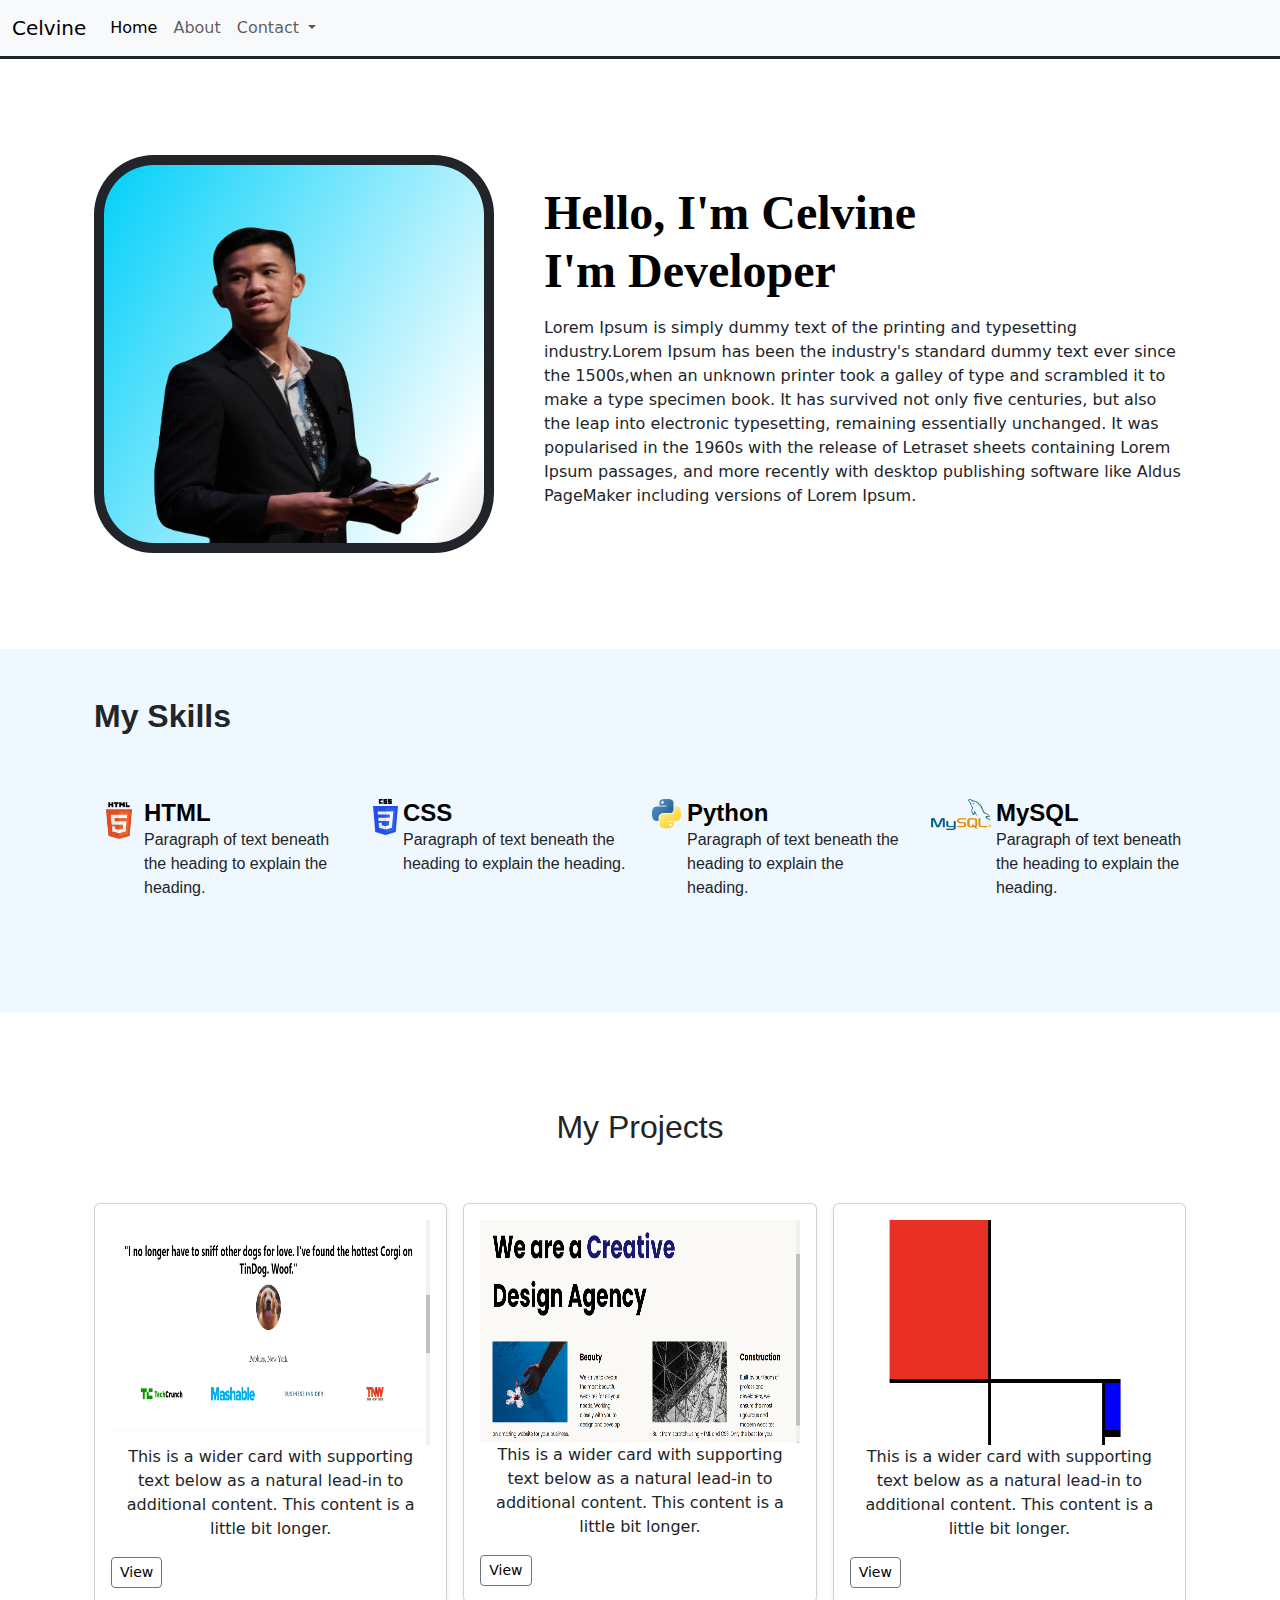
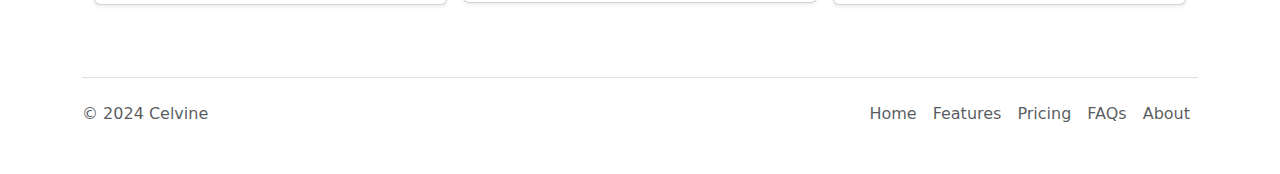
<file: index.html>
<!DOCTYPE html>
<html>
<head>
    <meta charset="utf-8">
    <title>Celvine</title>
    <link href="https://cdn.jsdelivr.net/npm/bootstrap@5.3.3/dist/css/bootstrap.min.css" rel="stylesheet" integrity="sha384-QWTKZyjpPEjISv5WaRU9OFeRpok6YctnYmDr5pNlyT2bRjXh0JMhjY6hW+ALEwIH" crossorigin="anonymous">
    <link rel="stylesheet" href="./style.css"> 
    <link rel="preconnect" href="https://fonts.googleapis.com">
<link rel="preconnect" href="https://fonts.gstatic.com" crossorigin>
<link href="https://fonts.googleapis.com/css2?family=Noto+Serif+Display:ital,wght@0,100..900;1,100..900&display=swap" rel="stylesheet">
<style>
</style>
</head>
<body>
<!--Navbar-->
<section>
<nav class="navbar navbar-expand-lg bg-body-tertiary" style="border-bottom: 3px solid;">
  <div class="container-fluid">
    <a class="navbar-brand" href="#">Celvine</a>
    <button class="navbar-toggler" type="button" data-bs-toggle="collapse" data-bs-target="#navbarSupportedContent" aria-controls="navbarSupportedContent" aria-expanded="false" aria-label="Toggle navigation">
      <span class="navbar-toggler-icon"></span>
    </button>
    <div class="collapse navbar-collapse" id="navbarSupportedContent">
      <ul class="navbar-nav me-auto mb-2 mb-lg-0">
        <li class="nav-item">
          <a class="nav-link active" aria-current="page" href="#">Home</a>
        </li>
        <li class="nav-item">
          <a class="nav-link" href="#">About</a>
        </li>
        <li class="nav-item dropdown">
          <a class="nav-link dropdown-toggle" href="#" role="button" data-bs-toggle="dropdown" aria-expanded="false">
            Contact
          </a>
          <ul class="dropdown-menu">
            <li><a class="dropdown-item" href="#">Action</a></li>
            <li><a class="dropdown-item" href="#">Another action</a></li>
            <li><hr class="dropdown-divider"></li>
            <li><a class="dropdown-item" href="#">Something else here</a></li>
          </ul>
        </li>
      </ul>
    </div>
  </div>
</nav>
</section>
<!--First Section-->
<section>
    <div class="bok container col-xxl-8 px-4 py-5">
        <div class="bok align-items-center g-5 py-5" style="display: flex; flex-direction: row;">     
          <div class="col-sm-8 col-lg-6" style="background-color: solid; width: 450px;">
            <div class="col-sm-8 col-lg-6 gradient-background" style="width: 400px; height: 398px; border: 10px solid; border-radius: 15%;">
              <img src="./IMG_20240228_220935-removebg-preview.png" width="100%" height="100%" class="d-block mx-lg-auto" alt="Bootstrap Themes" loading="lazy;">
            </div>
          </div>
          <div>
            <div class="col-lg-6" style="float: left; width: fit-content;">
             <h1 class="display-5 mb-3" style="color:black; font-family: Georgia, 'Times New Roman', Times, serif; font-weight: bold;" >Hello, I'm Celvine<br/>I'm Developer</h1>
             <p>Lorem Ipsum is simply dummy text of the printing and typesetting industry.Lorem Ipsum has been the industry's standard dummy text ever since the 1500s,when an unknown printer took a galley of type and scrambled it to make a type specimen book. It has survived not only five centuries, but also the leap into electronic typesetting, remaining essentially unchanged. It was popularised in the 1960s with the release of Letraset sheets containing Lorem Ipsum passages, and more recently
               with desktop publishing software like Aldus PageMaker including versions of Lorem Ipsum.</p>
            </div>
        </div>
      </div>
</section>

<!--Second Section-->
<section style="background-color: aliceblue; font-family: Arial, Helvetica, sans-serif">
  <div class="container px-4 py-5" id="icon-grid">
    <h2 class="pb-2" style="font-weight: bolder;">My Skills</h2>

    <div class="row row-cols-1 row-cols-sm-2 row-cols-md-3 row-cols-lg-4 g-4 py-5">
      <div class="col d-flex align-items-start">
        <img src="./nobg/HTML-removebg-preview.png" style="width: 50px;">        
        <div>
          <h3 class="fw-bold mb-0 fs-4 text-body-emphasis"> HTML</h3>
          <p>Paragraph of text beneath the heading to explain the heading.</p>
        </div>
      </div>
      <div class="col d-flex align-items-start">
        <img src="./CSS3_logo_and_wordmark.svg" style="width: 25px; margin-right: 5px;">
        <div>
          <h3 class="fw-bold mb-0 fs-4 text-body-emphasis">  CSS</h3>
          <p>Paragraph of text beneath the heading to explain the heading.</p>
        </div>
      </div>
      <div class="col d-flex align-items-start">
        <img src="./nobg/python-removebg-preview.png" style="width: 30px; margin-right: 5px;">        
        <div>
          <h3 class="fw-bold mb-0 fs-4 text-body-emphasis">     Python</h3>
          <p>Paragraph of text beneath the heading to explain the heading.</p>
        </div>
      </div>
      <div class="col d-flex align-items-start">
        <img src="./nobg/MySQL-removebg-preview.png" style="width: 60px; margin-right: 5px;">        
        <div>
          <h3 class="fw-bold mb-0 fs-4 text-body-emphasis">MySQL</h3>
          <p>Paragraph of text beneath the heading to explain the heading.</p>
        </div>
      </div>
    </div>
  </div>
</section>

<!--Third Section-->
<section class="py-5 text-center container">
    <div class="row py-lg-5">
      <div class="col-lg-6 col-md-8 mx-auto">
        <h2 class="fw-light" style="font-weight: bolder; font-family: Arial, Helvetica, sans-serif;">My Projects</h2>
      </div>
    </div>

  <div class="container">

    <div class="row row-cols-1 row-cols-sm-2 row-cols-md-3 g-3" >
      <div class="col">
        <div class="card shadow-sm">
          <div class="card-body">
            <img src="./Tindog.png" width="100%" height="225" >
            <p class="card-text">This is a wider card with supporting text below as a natural lead-in to additional content. This content is a little bit longer.</p>
            <div class="d-flex justify-content-between align-items-center">
              <div class="btn-group">
                <button type="button" class="btn btn-sm btn-outline-secondary"><a class="link" href="./project/11.3+TinDog+Project (1)/11.3 TinDog Project/index.html">View</a></button>
              </div>
            </div>
          </div>
        </div>
      </div>
      <div class="col">
        <div class="card shadow-sm">
          <div class="card-body">
            <img src="./Design A.png" height="223" width="100%">
            <p class="card-text">This is a wider card with supporting text below as a natural lead-in to additional content. This content is a little bit longer.</p>
            <div class="d-flex justify-content-between align-items-center">
              <div class="btn-group">
                <button type="button" class="btn btn-sm btn-outline-secondary"><a class="link" href="./project/8.4+Web+Design+Agency+Project (1)/8.4 Web Design Agency Project/index.html">View</a></button>
              </div>
            </div>
          </div>
        </div>
      </div>
      <div class="col">
        <div class="card shadow-sm">
          <div class="card-body">
            <img src="./Mondrian.png" width="100%" height="225">
            <p class="card-text">This is a wider card with supporting text below as a natural lead-in to additional content. This content is a little bit longer.</p>
            <div class="d-flex justify-content-between align-items-center">
              <div class="btn-group">
                <button type="button" class="btn btn-sm btn-outline-secondary"><a class="link" href="./project/10.3+Mondrian+Project (1)/10.3 Mondrian Project/index.html" style=>View</a></button>
              </div>
            </div>
          </div>
        </div>
      </div>
    </div>
  </div>
</section>

<!--Footer-->
<section>
  <div class="container">
    <footer class="d-flex flex-wrap justify-content-between align-items-center py-3 my-4 border-top">
      <p class="col-md-4 mb-0 text-body-secondary">© 2024 Celvine</p>
  
      <ul class="nav col-md-4 justify-content-end">
        <li class="nav-item"><a href="#" class="nav-link px-2 text-body-secondary">Home</a></li>
        <li class="nav-item"><a href="#" class="nav-link px-2 text-body-secondary">Features</a></li>
        <li class="nav-item"><a href="#" class="nav-link px-2 text-body-secondary">Pricing</a></li>
        <li class="nav-item"><a href="#" class="nav-link px-2 text-body-secondary">FAQs</a></li>
        <li class="nav-item"><a href="#" class="nav-link px-2 text-body-secondary">About</a></li>
      </ul>
    </footer>
  </div>




</section>


</body>





</html>
</file>
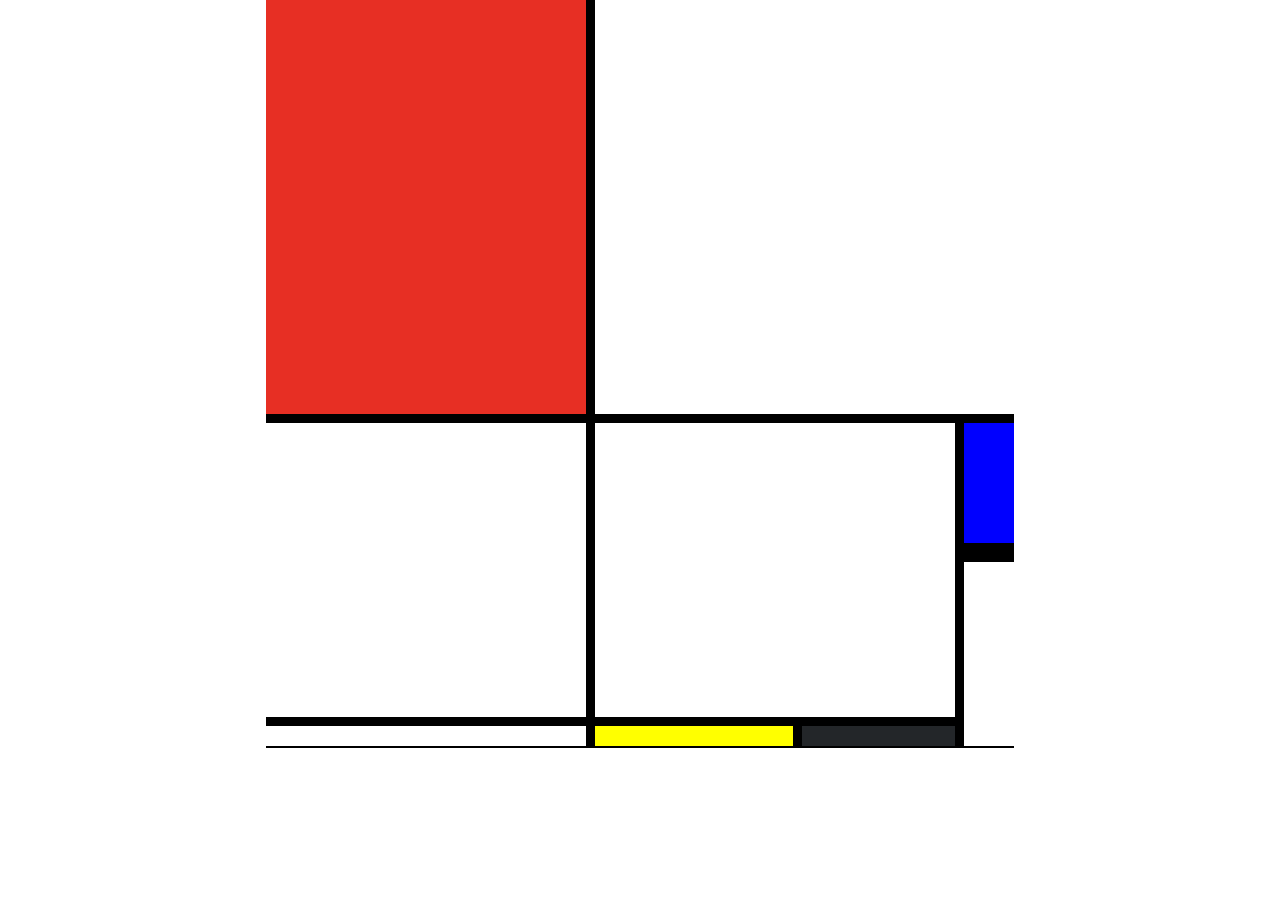
<file: project/10.3+Mondrian+Project (1)/10.3 Mondrian Project/index.html>
<!DOCTYPE html>
<html lang="en">

<head>
  <meta charset="UTF-8">
  <meta name="viewport" content="width=device-width, initial-scale=1.0">
  <title>Mondrian Project</title>
  <style>
    body{
      display: flex;
      justify-content: center;
      align-items: center;
      margin: 0;
      padding: 0;
    }
    .container{
      display: grid;
      height: 748px;
      width: 748px;
      grid-template-columns: 320px 198px 153px 50px  ;
      grid-template-rows: 414px 130px 155px 20px;
      background-color: black;
      gap: 9px;
      
    }
    .item{
        background-color: white;
      }
    .red{
      background-color: #E72F24;
     
    }
    .white1{ 
      background-color: White;
      grid-column: span 3;
    }
    .white2{ 
      background-color: White;
      grid-row: span 2;
    }
    .white3{ 
      background-color: White;
      grid-area: 2/2/4/4;
    }
    .white4{ 
      background-color: White;
      grid-area: span 2;
    }
   
    
    .black{
      background-color: #232629;
    }
    .blue{
      background-color: blue;
      border-bottom: 10px solid;
    
    }
    .yellow{
      background-color: yellow;
    }
    
    /* 
    Write your CSS here 
    Gap Colour: #000
    White: #F0F1EC
    Red: #E72F24
    Black: #232629
    Blue: #004592
    Yellow: #F9D01E

    For dimensions, see dimensions.png image.
    HINT: Remember you can't change the properties of grid lines.
    But grid lines are transparent!
    */
  </style>
</head>

<body>
  <div class="container">
    <div class="red item"></div>
    <div class="white1 item"></div>
    <div class="white2 item"></div>
    <div class="white3 item"></div>

    <div class="item blue"></div>
    <div class="item white4"></div>

    <div class="item"></div>
    <div class="item yellow"></div>
    <div class="item black"></div>


    
  </div>
  <!-- Write your HTML here -->
</body>

</html>
</file>
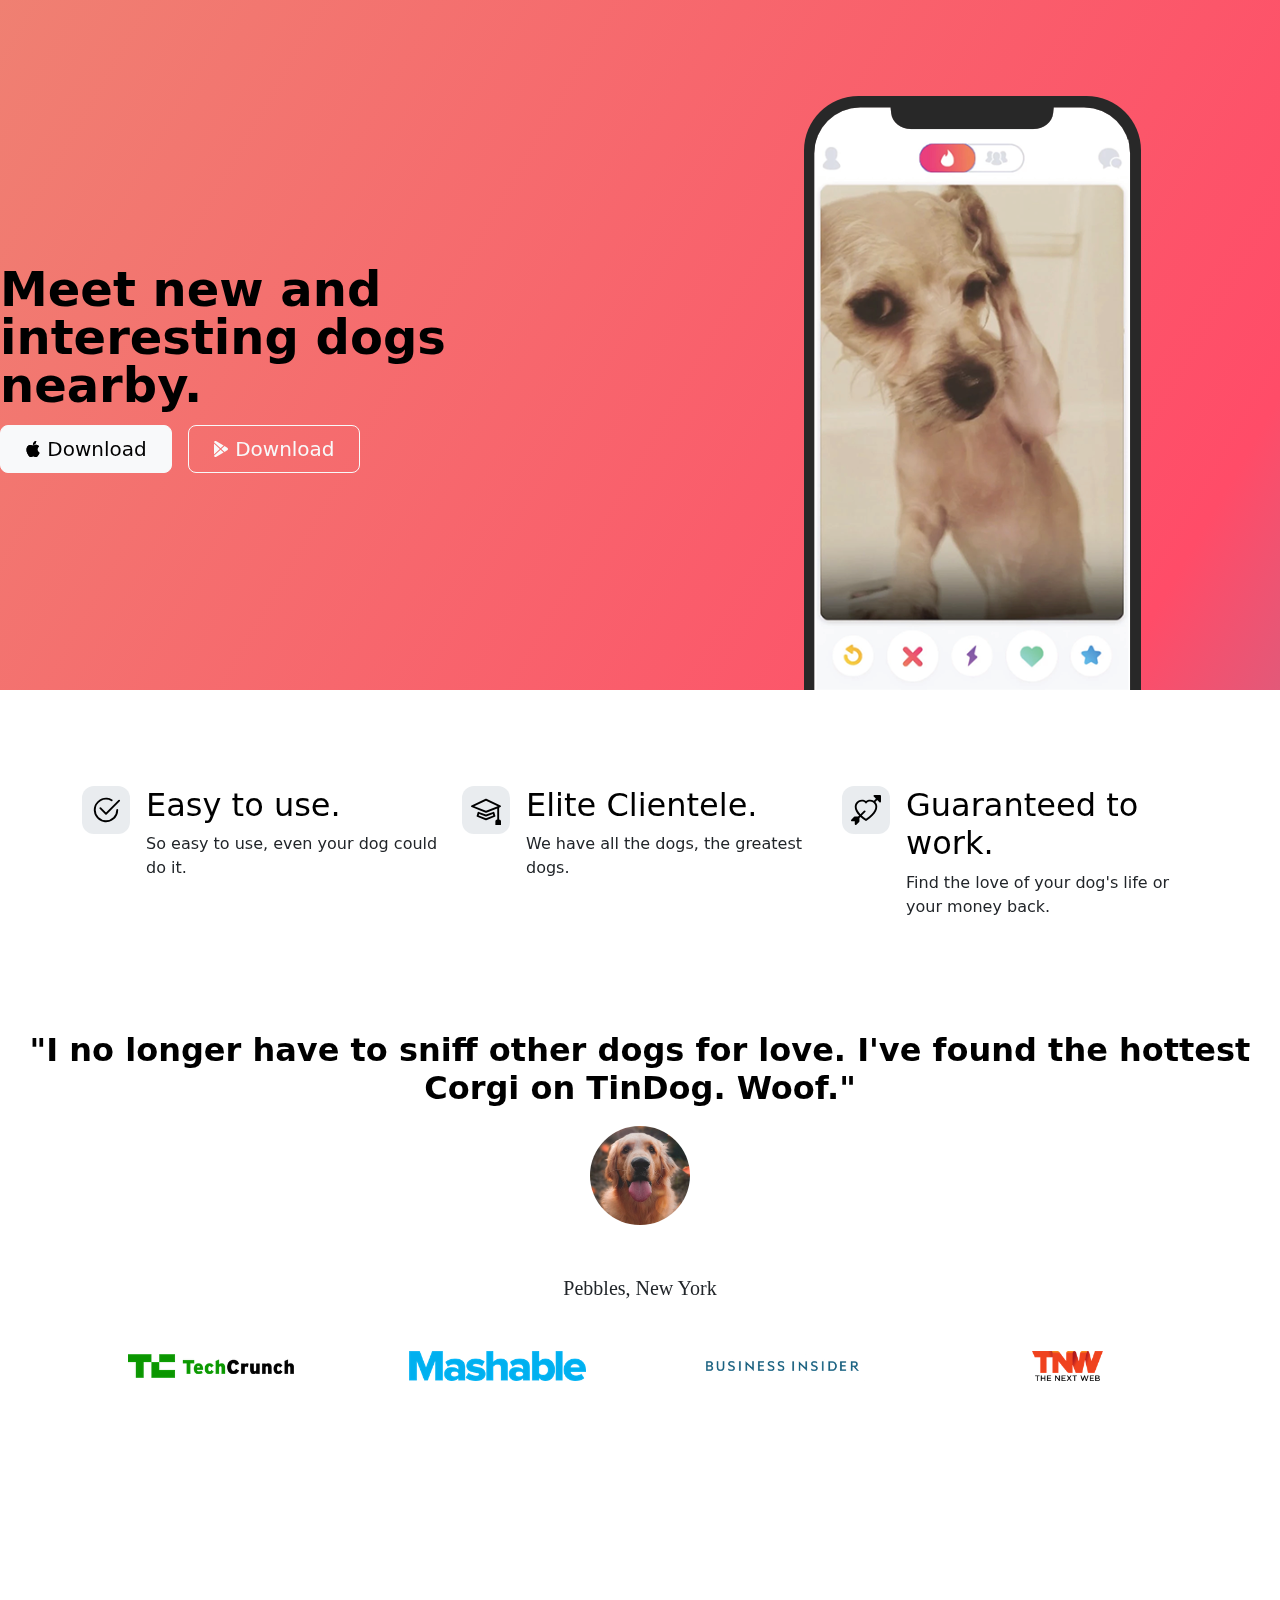
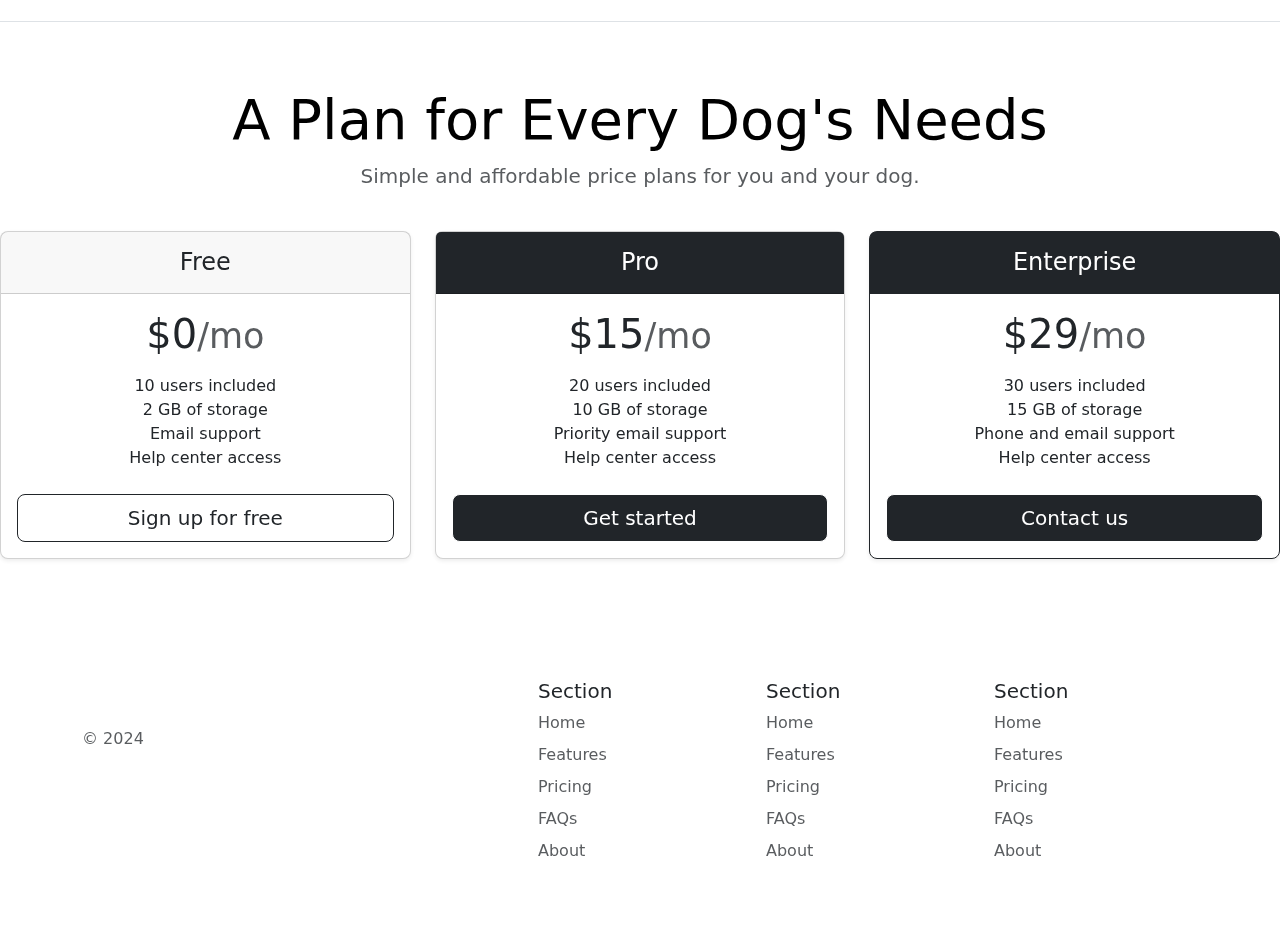
<file: project/11.3+TinDog+Project (1)/11.3 TinDog Project/index.html>
<!DOCTYPE html>
<html lang="en">

<head>
  <meta charset="UTF-8">
  <meta name="viewport" content="width=device-width, initial-scale=1.0">
  <title>TinDog</title>
  <link href="https://cdn.jsdelivr.net/npm/bootstrap@5.3.3/dist/css/bootstrap.min.css" rel="stylesheet" integrity="sha384-QWTKZyjpPEjISv5WaRU9OFeRpok6YctnYmDr5pNlyT2bRjXh0JMhjY6hW+ALEwIH" crossorigin="anonymous">
  <link rel="stylesheet" href="./css/style.css">
</head>

<body>

  <!-- Title -->
  <section id="title" class="gradient-background">
    <div class="row flex-lg-row-reverse align-items-center g-5 pt-5">
      <div class="col-10 col-sm-8 col-lg-6 pt-5">
        <img src="./images/iphone.png " class="d-block mx-lg-auto img-fluid" alt="Bootstrap Themes" height="200" loading="lazy">
      </div>
      <div class="col-lg-6 pl-5 ml-5">
        <h1 class="display-5 fw-bold text-body-emphasis lh-1 mb-3">Meet new and</br>interesting dogs</br>nearby.</h1>
        <div class="d-grid gap-2 d-md-flex justify-content-md-start">
          <button type="button" class="btn btn-light btn-lg px-4 me-md-2"><svg xmlns="http://www.w3.org/2000/svg" width="16" height="16" fill="currentColor"
            class="bi bi-apple mb-1" viewBox="0 0 16 16">
<path
              d="M11.182.008C11.148-.03 9.923.023 8.857 1.18c-1.066 1.156-.902 2.482-.878 2.516.024.034 1.52.087 2.475-1.258.955-1.345.762-2.391.728-2.43Zm3.314 11.733c-.048-.096-2.325-1.234-2.113-3.422.212-2.189 1.675-2.789 1.698-2.854.023-.065-.597-.79-1.254-1.157a3.692 3.692 0 0 0-1.563-.434c-.108-.003-.483-.095-1.254.116-.508.139-1.653.589-1.968.607-.316.018-1.256-.522-2.267-.665-.647-.125-1.333.131-1.824.328-.49.196-1.422.754-2.074 2.237-.652 1.482-.311 3.83-.067 4.56.244.729.625 1.924 1.273 2.796.576.984 1.34 1.667 1.659 1.899.319.232 1.219.386 1.843.067.502-.308 1.408-.485 1.766-.472.357.013 1.061.154 1.782.539.571.197 1.111.115 1.652-.105.541-.221 1.324-1.059 2.238-2.758.347-.79.505-1.217.473-1.282Z" />
<path
              d="M11.182.008C11.148-.03 9.923.023 8.857 1.18c-1.066 1.156-.902 2.482-.878 2.516.024.034 1.52.087 2.475-1.258.955-1.345.762-2.391.728-2.43Zm3.314 11.733c-.048-.096-2.325-1.234-2.113-3.422.212-2.189 1.675-2.789 1.698-2.854.023-.065-.597-.79-1.254-1.157a3.692 3.692 0 0 0-1.563-.434c-.108-.003-.483-.095-1.254.116-.508.139-1.653.589-1.968.607-.316.018-1.256-.522-2.267-.665-.647-.125-1.333.131-1.824.328-.49.196-1.422.754-2.074 2.237-.652 1.482-.311 3.83-.067 4.56.244.729.625 1.924 1.273 2.796.576.984 1.34 1.667 1.659 1.899.319.232 1.219.386 1.843.067.502-.308 1.408-.485 1.766-.472.357.013 1.061.154 1.782.539.571.197 1.111.115 1.652-.105.541-.221 1.324-1.059 2.238-2.758.347-.79.505-1.217.473-1.282Z" />
</svg> Download</button>
          <button type="button" class="btn btn-outline-light btn-lg px-4"><svg xmlns="http://www.w3.org/2000/svg" width="16" height="16" fill="currentColor"
            class="bi bi-google-play mb-1" viewBox="0 0 16 16">
<path
              d="M14.222 9.374c1.037-.61 1.037-2.137 0-2.748L11.528 5.04 8.32 8l3.207 2.96 2.694-1.586Zm-3.595 2.116L7.583 8.68 1.03 14.73c.201 1.029 1.36 1.61 2.303 1.055l7.294-4.295ZM1 13.396V2.603L6.846 8 1 13.396ZM1.03 1.27l6.553 6.05 3.044-2.81L3.333.215C2.39-.341 1.231.24 1.03 1.27Z" />
</svg> Download</button>
        </div>
      </div>
    </div>
  </section>
  <!-- Features -->
  <section id="features" class="mt-5 section2">
  <div class="container">
    <div class="row g-4 py-5 row-cols-1 row-cols-lg-3 a">
      <div class="col d-flex align-items-start padding">
        <div class="icon-square text-body-emphasis bg-body-secondary d-inline-flex align-items-center justify-content-center fs-4 flex-shrink-0 me-3">
          <svg xmlns="http://www.w3.org/2000/svg" height="30" fill="currentColor" class="bi bi-check2-circle"
              viewBox="0 0 16 16">
              <path
                d="M2.5 8a5.5 5.5 0 0 1 8.25-4.764.5.5 0 0 0 .5-.866A6.5 6.5 0 1 0 14.5 8a.5.5 0 0 0-1 0 5.5 5.5 0 1 1-11 0z" />
              <path
                d="M15.354 3.354a.5.5 0 0 0-.708-.708L8 9.293 5.354 6.646a.5.5 0 1 0-.708.708l3 3a.5.5 0 0 0 .708 0l7-7z" />
          </svg>

        </div>
        <div>
          <h3 class="fs-2 text-body-emphasis">Easy to use.</h3>
          <p>So easy to use, even your dog could do it.</p>
        </div>
      </div>
      <div class="col d-flex align-items-start">
        <div class="icon-square text-body-emphasis bg-body-secondary d-inline-flex align-items-center justify-content-center fs-4 flex-shrink-0 me-3">
          <svg xmlns="http://www.w3.org/2000/svg" height="30" fill="currentColor" class="bi bi-mortarboard" viewBox="0 0 16 16">
            <path d="M8.211 2.047a.5.5 0 0 0-.422 0l-7.5 3.5a.5.5 0 0 0 .025.917l7.5 3a.5.5 0 0 0 .372 0L14 7.14V13a1 1 0 0 0-1 1v2h3v-2a1 1 0 0 0-1-1V6.739l.686-.275a.5.5 0 0 0 .025-.917l-7.5-3.5ZM8 8.46 1.758 5.965 8 3.052l6.242 2.913L8 8.46Z"/>
            <path d="M4.176 9.032a.5.5 0 0 0-.656.327l-.5 1.7a.5.5 0 0 0 .294.605l4.5 1.8a.5.5 0 0 0 .372 0l4.5-1.8a.5.5 0 0 0 .294-.605l-.5-1.7a.5.5 0 0 0-.656-.327L8 10.466 4.176 9.032Zm-.068 1.873.22-.748 3.496 1.311a.5.5 0 0 0 .352 0l3.496-1.311.22.748L8 12.46l-3.892-1.556Z"/>
            </svg>
        </div>
        <div>
          <h3 class="fs-2 text-body-emphasis">Elite Clientele.</h3>
          <p>We have all the dogs, the greatest dogs.</p>
        </div>
      </div>
      <div class="col d-flex align-items-start">
        <div class="icon-square text-body-emphasis bg-body-secondary d-inline-flex align-items-center justify-content-center fs-4 flex-shrink-0 me-3">
          <svg xmlns="http://www.w3.org/2000/svg" height="30" fill="currentColor" class="bi bi-arrow-through-heart"
              viewBox="0 0 16 16">
            <path fill-rule="evenodd"
                d="M2.854 15.854A.5.5 0 0 1 2 15.5V14H.5a.5.5 0 0 1-.354-.854l1.5-1.5A.5.5 0 0 1 2 11.5h1.793l.53-.53c-.771-.802-1.328-1.58-1.704-2.32-.798-1.575-.775-2.996-.213-4.092C3.426 2.565 6.18 1.809 8 3.233c1.25-.98 2.944-.928 4.212-.152L13.292 2 12.147.854A.5.5 0 0 1 12.5 0h3a.5.5 0 0 1 .5.5v3a.5.5 0 0 1-.854.354L14 2.707l-1.006 1.006c.236.248.44.531.6.845.562 1.096.585 2.517-.213 4.092-.793 1.563-2.395 3.288-5.105 5.08L8 13.912l-.276-.182a21.86 21.86 0 0 1-2.685-2.062l-.539.54V14a.5.5 0 0 1-.146.354l-1.5 1.5Zm2.893-4.894A20.419 20.419 0 0 0 8 12.71c2.456-1.666 3.827-3.207 4.489-4.512.679-1.34.607-2.42.215-3.185-.817-1.595-3.087-2.054-4.346-.761L8 4.62l-.358-.368c-1.259-1.293-3.53-.834-4.346.761-.392.766-.464 1.845.215 3.185.323.636.815 1.33 1.519 2.065l1.866-1.867a.5.5 0 1 1 .708.708L5.747 10.96Z" />
          </svg>
        </div>
        <div>
          <h3 class="fs-2 text-body-emphasis">Guaranteed to work.</h3>
          <p>Find the love of your dog's life or your money back.</p>
        </div>
      </div>
    </div>
  </div>
  </section>
  <!-- Testimonial -->
  <section id="testimonial">
    <div class="my-5 text-center border-bottom col-lg-12" style="min-height: 65vh;">
      <h2 class="display-4 h1font fw-bold text-body-emphasis">"I no longer have to sniff other dogs for love. I've found the hottest Corgi on TinDog. Woof."</h2>
      <div class="col-lg-6 col-sm-12 mx-auto">
      </div>
      <div class="overflow-hidden" style="height: 55vh;">
        <div class="pd-md-5 container px-5">
          <img src="./images/dog-img.jpg" width="100" class="borderdog img-fluid  mb-5" alt="Example image" width="700" height="500" loading="lazy">
          <p class="fontp">Pebbles, New York</p>
        </div>
      <div class="mt-5">
        <div class="container">
          <div class="row">
            <div class="col-lg-3 col-sm-12">
              <img src="./images/techcrunch.png" height="30" alt="techcrunch">
            </div>
            <div class="col-lg-3 col-sm-12">
              <img src="./images/mashable.png" height="30" alt="mashable">
            </div>
            <div class="col-lg-3 col-sm-12">
              <img src="./images/bizinsider.png" height="30" alt="business insider">
            </div>
            <div class="col-lg-3 col-sm-12">
              <img src="./images/tnw.png" height="30" alt="tnw">
            </div>
          </div>
        </div>
      </div>
    </div>
  </section>
  <!-- Pricing -->
  <section id="pricing">
    <div class="pricing-header p-3 pb-md-4 mx-auto text-center">
      <h2 class="display-4 fw-normal text-body-emphasis">A Plan for Every Dog's Needs</h2>
      <p class="fs-5 text-body-secondary">Simple and affordable price plans for you and your dog.</p>
    </div>
    <main>
      <div class="row row-cols-1 row-cols-md-3 mb-3 text-center">
        <div class="col">
          <div class="card mb-4 rounded-3 shadow-sm">
            <div class="card-header py-3">
              <h4 class="my-0 fw-normal">Free</h4>
            </div>
            <div class="card-body">
              <h1 class="card-title pricing-card-title">$0<small class="text-body-secondary fw-light">/mo</small></h1>
              <ul class="list-unstyled mt-3 mb-4">
                <li>10 users included</li>
                <li>2 GB of storage</li>
                <li>Email support</li>
                <li>Help center access</li>
              </ul>
              <button type="button" class="w-100 btn btn-lg btn-outline-dark">Sign up for free</button>
            </div>
          </div>
        </div>
        <div class="col">
          <div class="card mb-4 rounded-3 shadow-sm">
            <div class="card-header py-3 text-bg-dark">
              <h4 class="my-0 fw-normal">Pro</h4>
            </div>
            <div class="card-body">
              <h1 class="card-title pricing-card-title">$15<small class="text-body-secondary fw-light">/mo</small></h1>
              <ul class="list-unstyled mt-3 mb-4">
                <li>20 users included</li>
                <li>10 GB of storage</li>
                <li>Priority email support</li>
                <li>Help center access</li>
              </ul>
              <button type="button" class="w-100 btn btn-lg btn-dark">Get started</button>
            </div>
          </div>
        </div>
        <div class="col">
          <div class="card mb-4 rounded-3 shadow-sm border-dark">
            <div class="card-header py-3 text-bg-dark border-dark">
              <h4 class="my-0 fw-normal">Enterprise</h4>
            </div>
            <div class="card-body">
              <h1 class="card-title pricing-card-title">$29<small class="text-body-secondary fw-dark">/mo</small></h1>
              <ul class="list-unstyled mt-3 mb-4">
                <li>30 users included</li>
                <li>15 GB of storage</li>
                <li>Phone and email support</li>
                <li>Help center access</li>
              </ul>
              <button type="button" class="w-100 btn btn-lg btn-dark">Contact us</button>
            </div>
          </div>
        </div>
      </div>
    </main>

  </section>
  <!-- Footer -->
  <section id="footer">
    <div class="container">
  <footer class="row row-cols-1 row-cols-sm-2 row-cols-md-5 pt-5 my-5">
    <div class="col mb-3">
      <a href="/" class="d-flex align-items-center mb-3 link-body-emphasis text-decoration-none">
        <svg class="bi me-2" width="40" height="32"><use xlink:href="#bootstrap"></use></svg>
      </a>
      <p class="text-body-secondary">© 2024</p>
    </div>

    <div class="col mb-3">

    </div>

    <div class="col mb-3">
      <h5>Section</h5>
      <ul class="nav flex-column">
        <li class="nav-item mb-2"><a href="#" class="nav-link p-0 text-body-secondary">Home</a></li>
        <li class="nav-item mb-2"><a href="#" class="nav-link p-0 text-body-secondary">Features</a></li>
        <li class="nav-item mb-2"><a href="#" class="nav-link p-0 text-body-secondary">Pricing</a></li>
        <li class="nav-item mb-2"><a href="#" class="nav-link p-0 text-body-secondary">FAQs</a></li>
        <li class="nav-item mb-2"><a href="#" class="nav-link p-0 text-body-secondary">About</a></li>
      </ul>
    </div>

    <div class="col mb-3">
      <h5>Section</h5>
      <ul class="nav flex-column">
        <li class="nav-item mb-2"><a href="#" class="nav-link p-0 text-body-secondary">Home</a></li>
        <li class="nav-item mb-2"><a href="#" class="nav-link p-0 text-body-secondary">Features</a></li>
        <li class="nav-item mb-2"><a href="#" class="nav-link p-0 text-body-secondary">Pricing</a></li>
        <li class="nav-item mb-2"><a href="#" class="nav-link p-0 text-body-secondary">FAQs</a></li>
        <li class="nav-item mb-2"><a href="#" class="nav-link p-0 text-body-secondary">About</a></li>
      </ul>
    </div>

    <div class="col mb-3">
      <h5>Section</h5>
      <ul class="nav flex-column">
        <li class="nav-item mb-2"><a href="#" class="nav-link p-0 text-body-secondary">Home</a></li>
        <li class="nav-item mb-2"><a href="#" class="nav-link p-0 text-body-secondary">Features</a></li>
        <li class="nav-item mb-2"><a href="#" class="nav-link p-0 text-body-secondary">Pricing</a></li>
        <li class="nav-item mb-2"><a href="#" class="nav-link p-0 text-body-secondary">FAQs</a></li>
        <li class="nav-item mb-2"><a href="#" class="nav-link p-0 text-body-secondary">About</a></li>
      </ul>
    </div>
  </footer>
</div>

  </section>
</body>

</html>
</file>
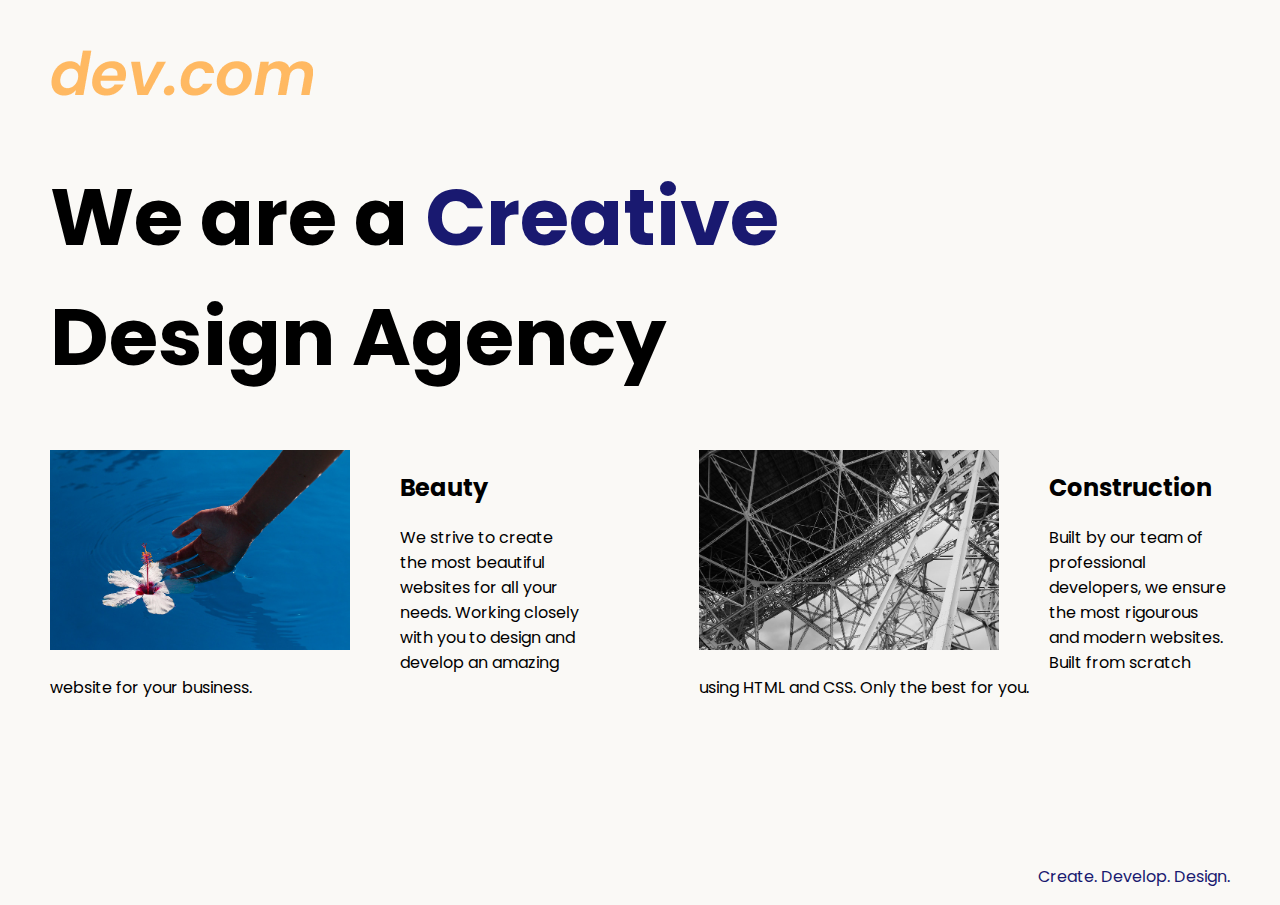
<file: project/8.4+Web+Design+Agency+Project (1)/8.4 Web Design Agency Project/index.html>
<!DOCTYPE html>
<html lang="en">

<head>
  <meta charset="UTF-8">
  <meta name="viewport" content="width=device-width, initial-scale=1.0">
  <title>Agency</title>
  <link rel="stylesheet" href="./style.css">
  <link rel="preconnect" href="https://fonts.googleapis.com">
  <link rel="preconnect" href="https://fonts.gstatic.com" crossorigin>
  <link href="https://fonts.googleapis.com/css2?family=Poppins:wght@400;700&display=swap" rel="stylesheet">
</head>

<body>
  <div class="main">
    <img class="logo" src="./assets/images/logo.png" alt="logo">
    <h1>We are a <span class="creative" >Creative</span> <br/>Design Agency</h1>
    <div class="left card"><img class="tile-image" src="./assets/images/beautiful.jpg" alt="hand and flower in water">
      <h2 class="card-title">Beauty</h2>
      <p class="card-text">We strive to create the most beautiful websites for all your needs. Working closely with you
        to
        design and
        develop an amazing website for your business.</p>
    </div>

    <div class="right card"><img class="tile-image" src="./assets/images/construction.jpg" alt="metal structure">
      <h2 class="card-title">Construction</h2>
      <p>Built by our team of professional developers, we ensure the most rigourous and modern websites. Built from
        scratch using HTML and CSS. Only the best for you.</p>
    </div>

  </div>
  <footer>
    <p>Create. Develop. Design.</p>
  </footer>
</body>

</html>
</file>
<file: style.css>
.gradient-background {
    background: linear-gradient(300deg, #000000, #ffffff, #02d0f9);
    background-size: 180% 180%;
    animation: gradient-animation 18s ease infinite;
  }
  
  @keyframes gradient-animation {
    0% {
      background-position: 0% 50%;
    }
    50% {
      background-position: 100% 50%;
    }
    100% {
      background-position: 0% 50%;
    }
  }

@media (max-width: 1000px){
  .bok{
    display: flex;
    flex-wrap: wrap;
  }
}
.link{
  color: #000000;
  text-decoration: none;
}
</file>
<file: project/11.3+TinDog+Project (1)/11.3 TinDog Project/css/style.css>
.gradient-background {
  background: linear-gradient(300deg, #00bfff, #ff4c68, #ef8172);
  background-size: 180% 180%;
  animation: gradient-animation 18s ease infinite;
}

@keyframes gradient-animation {
  0% {
    background-position: 0% 50%;
  }
  50% {
    background-position: 100% 50%;
  }
  100% {
    background-position: 0% 50%;
  }
}

.icon-square {
  width: 3rem;
  height: 3rem;
  border-radius: 0.75rem;
}

.profile-img {
  height: 100px;
  border-radius: 50%;
}
.btn-dark{
  color: white;
  border-color: white;
}
.a > *{
  display: flex;
  justify-content: center;
  align-items: center;
}
.h1font{
  font-size: 2rem;
  padding-bottom: 10px;
}
.borderdog{
  border-radius: 50%;
}
.fontp{
  font-size: 20px;
  font-family: 'Times New Roman', Times, serif;
}
.tinggi{
  height: 75vh;
}
</file>
<file: project/8.4+Web+Design+Agency+Project (1)/8.4 Web Design Agency Project/style.css>
body {
  font-family: "Poppins", sans-serif;
  margin: 50px 50px 0 50px;
  background-color: #faf9f6;
  display: flex;
  flex-direction: column;
  min-height: 95vh;
}
.main {
  flex: 1;
}

h1 {
  font-size: 5rem;
}

footer {
  text-align: right;
  color: midnightblue;
}
.tile-image{
  height: 200px;
  float: left;
  margin-right: 50px;
}
.left{
  float: left;
}
.right{
  float: right;
}
.card{
  width: 45%;
}
span{
  color: midnightblue;
}
@media (max-width: 680px){
  .logo{
    width: 100px;
  }

h1{
  font-size: 3.5rem;
  text-align: center;
}
.card{
  width: 100%;
  display: block;
  text-align: justify;
  margin-bottom: 30px;
}
.card img{
  display: inline;
  width: 100%;
  margin-bottom: 30px;
  object-fit: cover;
}
}
</file>
